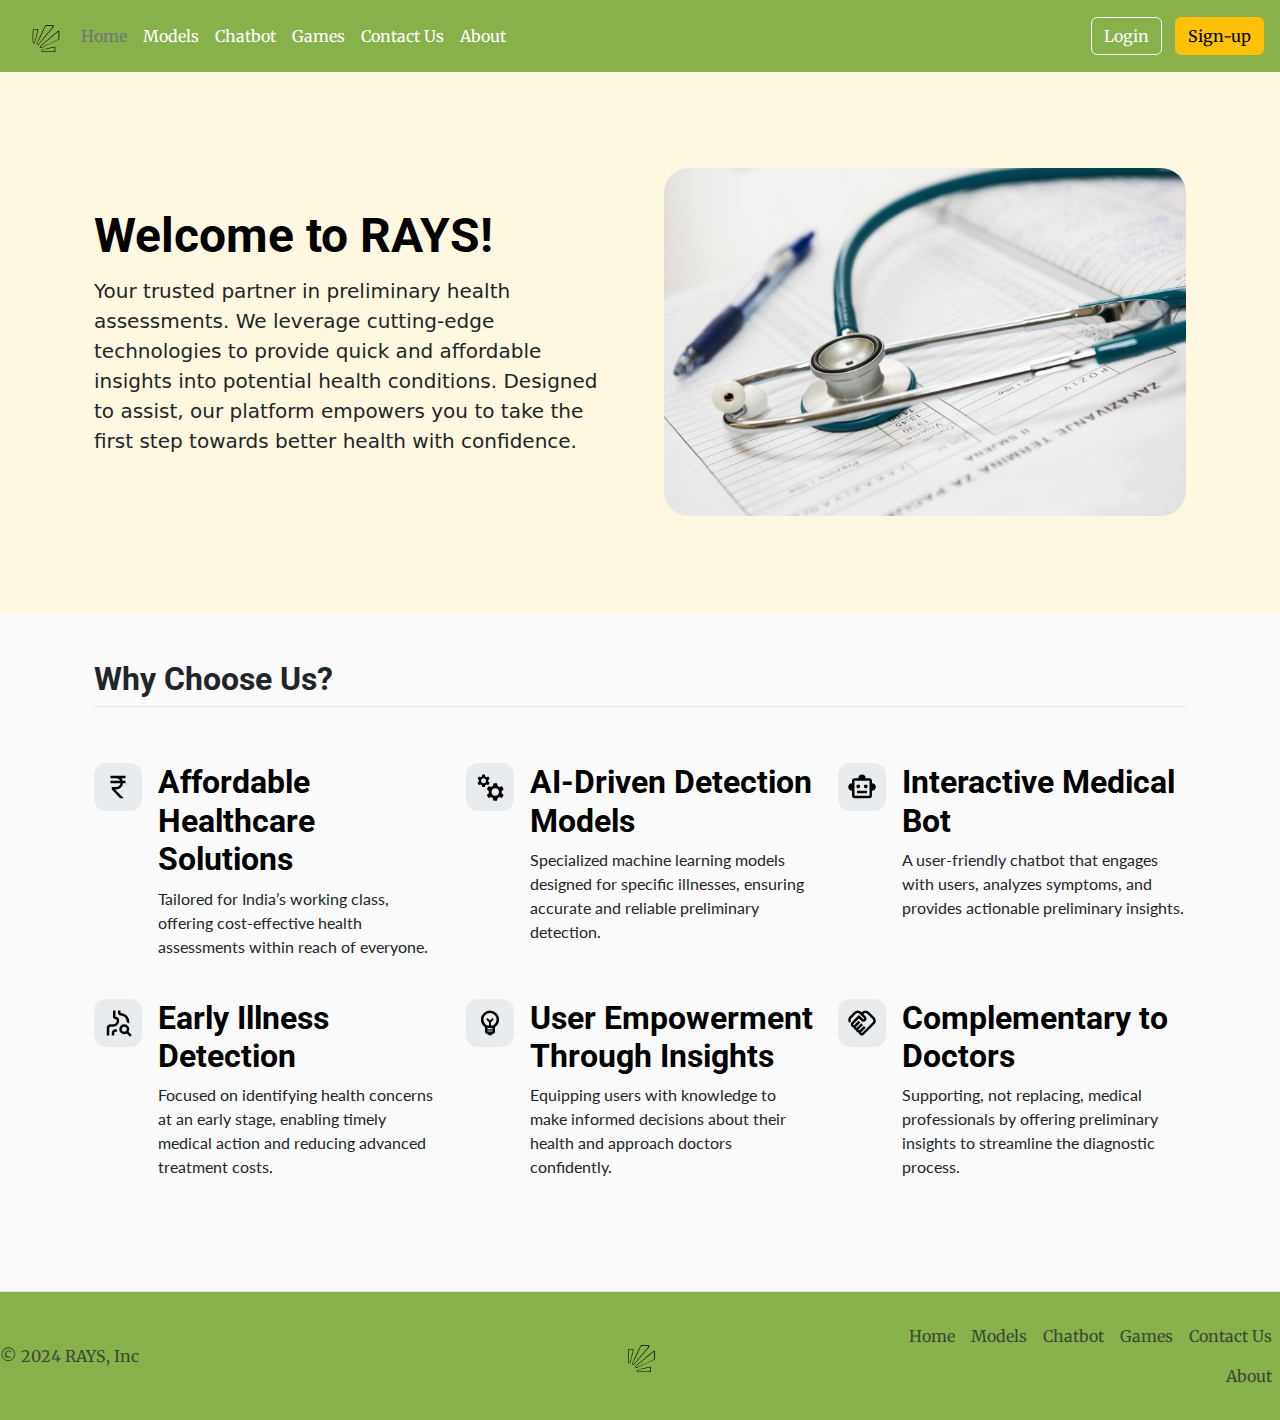
<file: index.html>
<!DOCTYPE html>
<html lang="en">
<head>
    <meta charset="UTF-8">
    <meta name="viewport" content="width=device-width, initial-scale=1.0">
    <title>RAYS</title>
    <link rel="preconnect" href="https://fonts.googleapis.com">
    <link rel="preconnect" href="https://fonts.gstatic.com" crossorigin>
    <link href="https://fonts.googleapis.com/css2?family=Lato:ital,wght@0,100;0,300;0,400;0,700;0,900;1,100;1,300;1,400;1,700;1,900&family=Merriweather:ital,wght@0,300;0,400;0,700;0,900;1,300;1,400;1,700;1,900&family=Roboto:ital,wght@0,100;0,300;0,400;0,500;0,700;0,900;1,100;1,300;1,400;1,500;1,700;1,900&display=swap" rel="stylesheet">
    <link href="https://cdn.jsdelivr.net/npm/bootstrap@5.3.3/dist/css/bootstrap.min.css" rel="stylesheet" integrity="sha384-QWTKZyjpPEjISv5WaRU9OFeRpok6YctnYmDr5pNlyT2bRjXh0JMhjY6hW+ALEwIH" crossorigin="anonymous">
    <link rel="stylesheet" href="./style.css">
</head>
<body>
    <section class="header">
        <header class="p-3">
            <div class="d-flex flex-wrap align-items-center justify-content-center justify-content-lg-start">
            <a href="/" class="d-flex align-items-center mb-2 mb-lg-0 text-white text-decoration-none">
                <img src="./assets/iASWFP01.svg" alt="logo" height="40">
            </a>

            <ul class="nav col-12 col-lg-auto me-lg-auto mb-2 justify-content-center mb-md-0">
                <li><a href="./index.html" class="nav-link px-2 text-secondary merriweather-regular">Home</a></li>
                <li><a href="./model.html" class="nav-link px-2 text-white merriweather-regular">Models</a></li>
                <li><a href="./chatbot.html" class="nav-link px-2 text-white merriweather-regular">Chatbot</a></li>
                <li><a href="./games.html" class="nav-link px-2 text-white merriweather-regular">Games</a></li>
                <li><a href="./contact_us.html" class="nav-link px-2 text-white merriweather-regular">Contact Us</a></li>
                <li><a href="./about_us.html" class="nav-link px-2 text-white merriweather-regular">About</a></li>
            </ul>

            <div class="text-end">
                <button type="button" class="btn btn-outline-light me-2 merriweather-regular">Login</button>
                <button type="button" class="btn btn-warning merriweather-regular">Sign-up</button>
            </div>
            </div>
        </header>
    </section>

    <section class="title">
        <div class="container col-xxl-8 px-4 py-5">
            <div class="row flex-lg-row-reverse align-items-center g-5 py-5">
              <div class="col-10 col-sm-8 col-lg-6">
                <img src="./assets/medical-563427.jpg" class="d-block mx-lg-auto img-fluid mian" alt="Bootstrap Themes" width="700" height="500" loading="lazy">
              </div>
              <div class="col-lg-6">
                <h1 class="display-5 fw-bold text-body-emphasis lh-1 mb-3 roboto-bold">Welcome to RAYS!</h1>
                <p class="lead">Your trusted partner in preliminary health assessments. We leverage cutting-edge technologies to provide quick and affordable insights into potential health conditions. Designed to assist, our platform empowers you to take the first step towards better health with confidence.</p>
              </div>
            </div>
        </div>
    </section>

    <section class="why_us">
      <div class="container px-4 py-5" id="hanging-icons">
        <h2 class="pb-2 border-bottom roboto-bold">Why Choose Us?</h2>
        <div class="row g-4 py-5 row-cols-1 row-cols-lg-3">
          <div class="col d-flex align-items-start">
            <div class="icon-square text-body-emphasis bg-body-secondary d-inline-flex align-items-center justify-content-center fs-4 flex-shrink-0 me-3">
              <img src="./assets/currency_rupee_24dp_000000_FILL0_wght400_GRAD0_opsz24.svg" alt="affordable" height="30">
            </div>
            <div>
              <h3 class="fs-2 text-body-emphasis roboto-bold">Affordable Healthcare Solutions</h3>
              <p class="lato-regular">Tailored for India’s working class, offering cost-effective health assessments within reach of everyone.</p>
            </div>
          </div>
          <div class="col d-flex align-items-start">
            <div class="icon-square text-body-emphasis bg-body-secondary d-inline-flex align-items-center justify-content-center fs-4 flex-shrink-0 me-3">
              <img src="./assets/manufacturing_24dp_000000_FILL0_wght400_GRAD0_opsz24.svg" alt="AI-Driven" height="30">
            </div>
            <div>
              <h3 class="fs-2 text-body-emphasis roboto-bold">AI-Driven Detection Models</h3>
              <p class="lato-regular">Specialized machine learning models designed for specific illnesses, ensuring accurate and reliable preliminary detection.</p>
            </div>
          </div>
          <div class="col d-flex align-items-start">
            <div class="icon-square text-body-emphasis bg-body-secondary d-inline-flex align-items-center justify-content-center fs-4 flex-shrink-0 me-3">
              <img src="./assets/smart_toy_24dp_000000_FILL0_wght400_GRAD0_opsz24.svg" alt="bot" height="30">
            </div>
            <div>
              <h3 class="fs-2 text-body-emphasis roboto-bold">Interactive Medical Bot</h3>
              <p class="lato-regular">A user-friendly chatbot that engages with users, analyzes symptoms, and provides actionable preliminary insights.</p>
            </div>
          </div>
          <div class="col d-flex align-items-start">
            <div class="icon-square text-body-emphasis bg-body-secondary d-inline-flex align-items-center justify-content-center fs-4 flex-shrink-0 me-3">
              <img src="./assets/oncology_24dp_000000_FILL0_wght400_GRAD0_opsz24.svg" alt="detection" height="30">
            </div>
            <div>
              <h3 class="fs-2 text-body-emphasis roboto-bold">Early Illness Detection</h3>
              <p class="lato-regular">Focused on identifying health concerns at an early stage, enabling timely medical action and reducing advanced treatment costs.</p>
            </div>
          </div>
          <div class="col d-flex align-items-start">
            <div class="icon-square text-body-emphasis bg-body-secondary d-inline-flex align-items-center justify-content-center fs-4 flex-shrink-0 me-3">
              <img src="./assets/emoji_objects_24dp_000000_FILL0_wght400_GRAD0_opsz24.svg" alt="lightbulb" height="30">
            </div>
            <div>
              <h3 class="fs-2 text-body-emphasis roboto-bold">User Empowerment Through Insights</h3>
              <p class="lato-regular">Equipping users with knowledge to make informed decisions about their health and approach doctors confidently.</p>
            </div>
          </div>
          <div class="col d-flex align-items-start">
            <div class="icon-square text-body-emphasis bg-body-secondary d-inline-flex align-items-center justify-content-center fs-4 flex-shrink-0 me-3">
              <img src="./assets/handshake_24dp_000000_FILL0_wght400_GRAD0_opsz24.svg" alt="handshake" height="30">
            </div>
            <div>
              <h3 class="fs-2 text-body-emphasis roboto-bold">Complementary to Doctors</h3>
              <p class="lato-regular">Supporting, not replacing, medical professionals by offering preliminary insights to streamline the diagnostic process.
              </p>
            </div>
          </div>
        </div>
      </div>
    </section>

    <section class="footer">
      <footer class="d-flex flex-wrap justify-content-between align-items-center py-4 my-0 border-top">
        <p class="col-md-4 mb-0 text-body-secondary merriweather-regular">© 2024 RAYS, Inc</p>
    
        <a href="/" class="col-md-4 d-flex align-items-center justify-content-center mb-3 mb-md-0 me-md-auto link-body-emphasis text-decoration-none">
          <img src="./assets/iASWFP01.svg" alt="logo" height="40">
        </a>
  
        <ul class="nav col-md-4 justify-content-end">
          <li class="nav-item"><a href="./index.html" class="nav-link px-2 text-body-secondary merriweather-regular">Home</a></li>
          <li class="nav-item"><a href="./model.html" class="nav-link px-2 text-body-secondary merriweather-regular">Models</a></li>
          <li class="nav-item"><a href="./chatbot.html" class="nav-link px-2 text-body-secondary merriweather-regular">Chatbot</a></li>
          <li class="nav-item"><a href="./games.html" class="nav-link px-2 text-body-secondary merriweather-regular">Games</a></li>
          <li class="nav-item"><a href="./contact_us.html" class="nav-link px-2 text-body-secondary merriweather-regular">Contact Us</a></li>
          <li class="nav-item"><a href="./about_us.html" class="nav-link px-2 text-body-secondary merriweather-regular">About</a></li>
        </ul>
      </footer>
    </section>
    <script src="https://cdn.jsdelivr.net/npm/bootstrap@5.3.3/dist/js/bootstrap.bundle.min.js" integrity="sha384-YvpcrYf0tY3lHB60NNkmXc5s9fDVZLESaAA55NDzOxhy9GkcIdslK1eN7N6jIeHz" crossorigin="anonymous"></script>
</body>
</html>
</file>
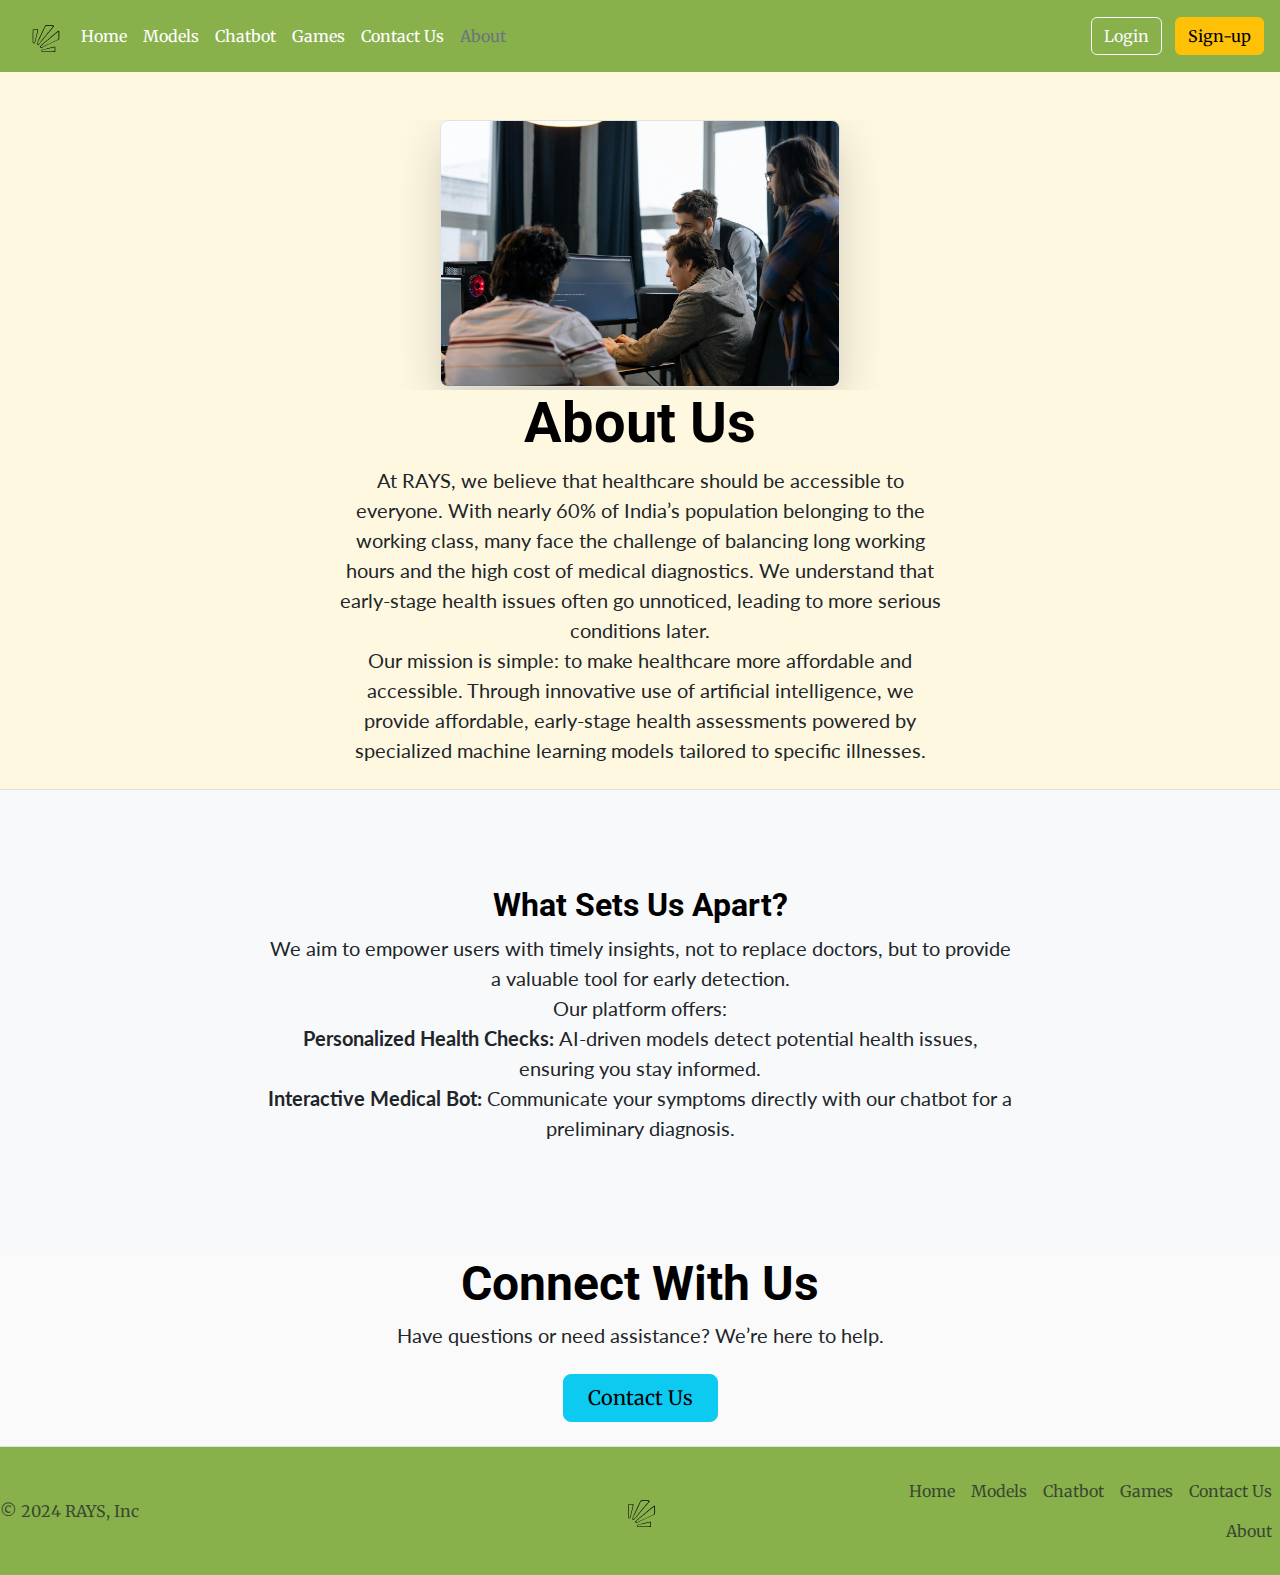
<file: about_us.html>
<!DOCTYPE html>
<html lang="en">
<head>
    <meta charset="UTF-8">
    <meta name="viewport" content="width=device-width, initial-scale=1.0">
    <title>About Us</title>
    <link rel="preconnect" href="https://fonts.googleapis.com">
    <link rel="preconnect" href="https://fonts.gstatic.com" crossorigin>
    <link href="https://fonts.googleapis.com/css2?family=Lato:ital,wght@0,100;0,300;0,400;0,700;0,900;1,100;1,300;1,400;1,700;1,900&family=Merriweather:ital,wght@0,300;0,400;0,700;0,900;1,300;1,400;1,700;1,900&family=Roboto:ital,wght@0,100;0,300;0,400;0,500;0,700;0,900;1,100;1,300;1,400;1,500;1,700;1,900&display=swap" rel="stylesheet">
    <link href="https://cdn.jsdelivr.net/npm/bootstrap@5.3.3/dist/css/bootstrap.min.css" rel="stylesheet" integrity="sha384-QWTKZyjpPEjISv5WaRU9OFeRpok6YctnYmDr5pNlyT2bRjXh0JMhjY6hW+ALEwIH" crossorigin="anonymous">
    <link rel="stylesheet" href="./style.css">
    <style>
      .hero {
        background-color: #FFF8E1;
      }
      .jumb {
        background-color: #FAFAFA;
      }
    </style>
</head>
<body>
    <section class="header">
        <header class="p-3">
            <div class="d-flex flex-wrap align-items-center justify-content-center justify-content-lg-start">
            <a href="/" class="d-flex align-items-center mb-2 mb-lg-0 text-white text-decoration-none">
                <img src="./assets/iASWFP01.svg" alt="logo" height="40">
            </a>

            <ul class="nav col-12 col-lg-auto me-lg-auto mb-2 justify-content-center mb-md-0">
                <li><a href="./index.html" class="nav-link px-2 text-white merriweather-regular">Home</a></li>
                <li><a href="./model.html" class="nav-link px-2 text-white merriweather-regular">Models</a></li>
                <li><a href="./chatbot.html" class="nav-link px-2 text-white merriweather-regular">Chatbot</a></li>
                <li><a href="./games.html" class="nav-link px-2 text-white merriweather-regular">Games</a></li>
                <li><a href="./contact_us.html" class="nav-link px-2 text-white merriweather-regular">Contact Us</a></li>
                <li><a href="./about_us.html" class="nav-link px-2 text-secondary merriweather-regular">About</a></li>
            </ul>

            <div class="text-end">
                <button type="button" class="btn btn-outline-light me-2 merriweather-regular">Login</button>
                <button type="button" class="btn btn-warning merriweather-regular">Sign-up</button>
            </div>
            </div>
        </header>
    </section>

    <section class="hero">
        <div class="px-4 pt-5 my-0 text-center border-bottom">
            <div class="overflow-hidden" style="max-height: 30vh;">
                <div class="container px-5">
                <img src="./assets/pexels-cottonbro-6804071.jpg" class="img-fluid border rounded-3 shadow-lg mb-4" alt="Example image" width="400" height="1000" loading="lazy">
                </div>
            </div>
            <h1 class="display-4 fw-bold text-body-emphasis roboto-bold">About Us</h1>
            <div class="col-lg-6 mx-auto">
            <p class="lead mb-4 lato-regular">
                At RAYS, we believe that healthcare should be accessible to everyone. With nearly 60% of India’s population belonging to the working class, many face the challenge of balancing long working hours and the high cost of medical diagnostics. We understand that early-stage health issues often go unnoticed, leading to more serious conditions later.
                <br>
                Our mission is simple: to make healthcare more affordable and accessible. Through innovative use of artificial intelligence, we provide affordable, early-stage health assessments powered by specialized machine learning models tailored to specific illnesses.
            </p>
            </div>
        </div>
    </section>

    <section class="apart">
        <div class="my-0">
            <div class="p-5 text-center bg-body-tertiary">
              <div class="container py-5">
                <h2 class="text-body-emphasis fw-bold roboto-bold">What Sets Us Apart?</h2>
                <p class="col-lg-8 mx-auto lead lato-regular">
                    We aim to empower users with timely insights, not to replace doctors, but to provide a valuable tool for early detection.
                    <br>Our platform offers:
                    <br><b>Personalized Health Checks: </b>AI-driven models detect potential health issues, ensuring you stay informed.
                    <br><b>Interactive Medical Bot: </b>Communicate your symptoms directly with our chatbot for a preliminary diagnosis.
                </p>
              </div>
            </div>
        </div>
    </section>

    <section class="jumb">
        <div class="px-4 py-0 my-0 text-center">
            <h2 class="display-5 fw-bold text-body-emphasis roboto-bold">Connect With Us</h1>
            <div class="col-lg-6 mx-auto">
              <p class="lead mb-4 lato-regular">
                Have questions or need assistance? We’re here to help.
              </p>
              <div class="d-grid gap-2 d-sm-flex justify-content-sm-center">
                <a href="./contact_us.html"><button type="button" class="btn btn-info btn-lg px-4 mb-4 gap-3 merriweather-regular" fdprocessedid="66xtq">Contact Us</button></a>
              </div>
            </div>
        </div>
    </section>

    <section class="footer">
        <footer class="d-flex flex-wrap justify-content-between align-items-center py-4 mb-0 border-top">
          <p class="col-md-4 mb-0 text-body-secondary merriweather-regular">© 2024 RAYS, Inc</p>
      
          <a href="/" class="col-md-4 d-flex align-items-center justify-content-center mb-3 mb-md-0 me-md-auto link-body-emphasis text-decoration-none">
            <img src="./assets/iASWFP01.svg" alt="logo" height="40">
          </a>
      
          <ul class="nav col-md-4 justify-content-end">
            <li class="nav-item"><a href="./index.html" class="nav-link px-2 text-body-secondary merriweather-regular">Home</a></li>
            <li class="nav-item"><a href="./model.html" class="nav-link px-2 text-body-secondary merriweather-regular">Models</a></li>
            <li class="nav-item"><a href="./chatbot.html" class="nav-link px-2 text-body-secondary merriweather-regular">Chatbot</a></li>
            <li class="nav-item"><a href="./games.html" class="nav-link px-2 text-body-secondary merriweather-regular">Games</a></li>
            <li class="nav-item"><a href="./contact_us.html" class="nav-link px-2 text-body-secondary merriweather-regular">Contact Us</a></li>
            <li class="nav-item"><a href="./about_us.html" class="nav-link px-2 text-body-secondary merriweather-regular">About</a></li>
          </ul>
        </footer>
    </section>
    <script src="https://cdn.jsdelivr.net/npm/bootstrap@5.3.3/dist/js/bootstrap.bundle.min.js" integrity="sha384-YvpcrYf0tY3lHB60NNkmXc5s9fDVZLESaAA55NDzOxhy9GkcIdslK1eN7N6jIeHz" crossorigin="anonymous"></script>
</body>
</html>
</file>
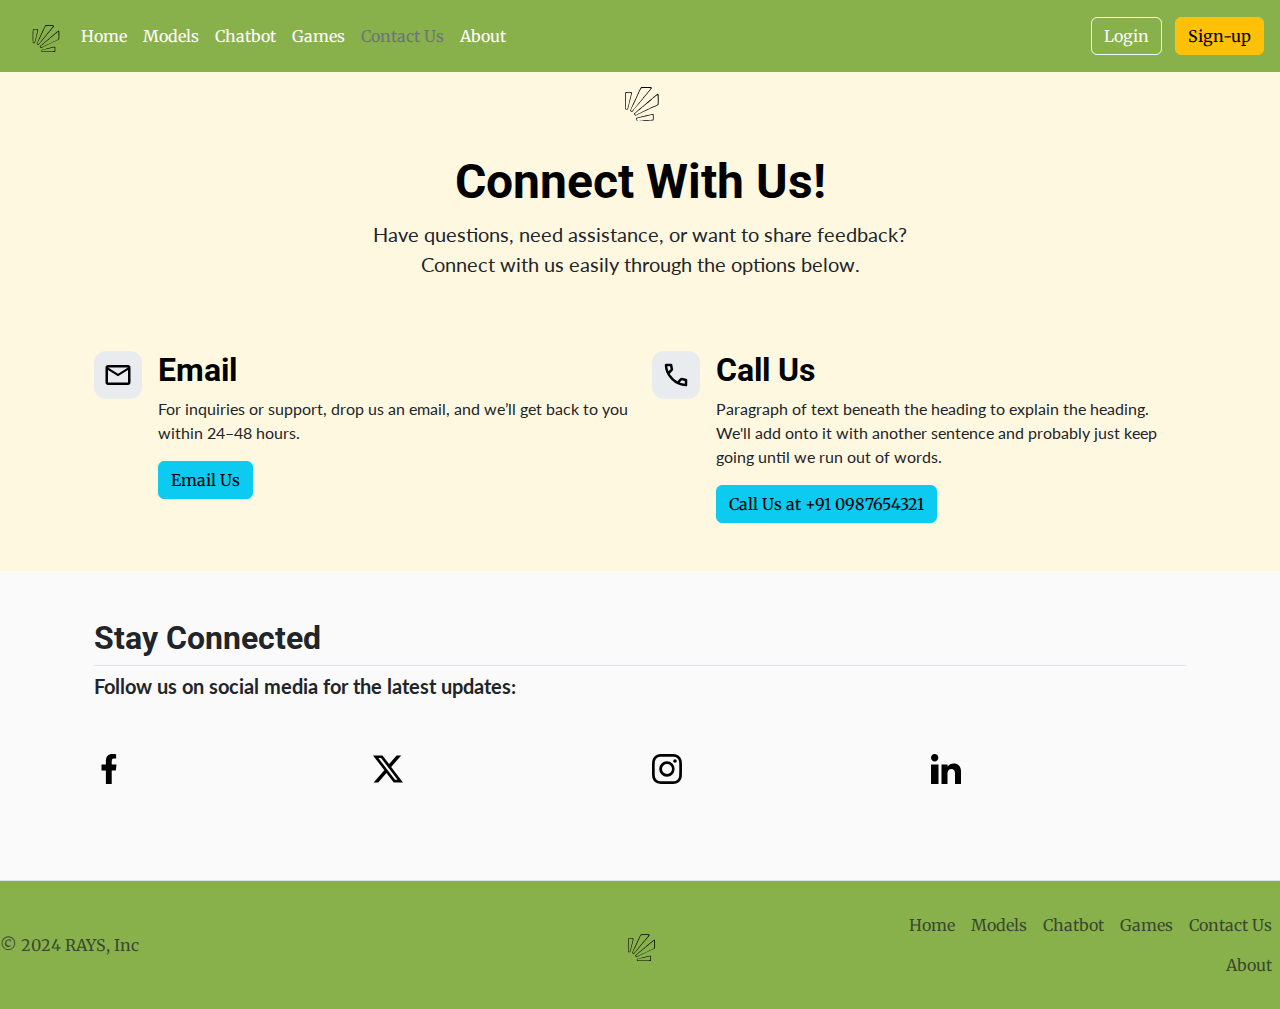
<file: contact_us.html>
<!DOCTYPE html>
<html lang="en">
<head>
    <meta charset="UTF-8">
    <meta name="viewport" content="width=device-width, initial-scale=1.0">
    <title>Contact Us</title>
    <link rel="preconnect" href="https://fonts.googleapis.com">
    <link rel="preconnect" href="https://fonts.gstatic.com" crossorigin>
    <link href="https://fonts.googleapis.com/css2?family=Lato:ital,wght@0,100;0,300;0,400;0,700;0,900;1,100;1,300;1,400;1,700;1,900&family=Merriweather:ital,wght@0,300;0,400;0,700;0,900;1,300;1,400;1,700;1,900&family=Roboto:ital,wght@0,100;0,300;0,400;0,500;0,700;0,900;1,100;1,300;1,400;1,500;1,700;1,900&display=swap" rel="stylesheet">
    <link href="https://cdn.jsdelivr.net/npm/bootstrap@5.3.3/dist/css/bootstrap.min.css" rel="stylesheet" integrity="sha384-QWTKZyjpPEjISv5WaRU9OFeRpok6YctnYmDr5pNlyT2bRjXh0JMhjY6hW+ALEwIH" crossorigin="anonymous">
    <link rel="stylesheet" href="./style.css">
    <style>
        .cont_us, .con_info {
            background-color: #FFF8E1;
        }

        .socials {
            background-color: #FAFAFA;
        }
    </style>
</head>
<body>
    <section class="header">
        <header class="p-3">
            <div class="d-flex flex-wrap align-items-center justify-content-center justify-content-lg-start">
            <a href="/" class="d-flex align-items-center mb-2 mb-lg-0 text-white text-decoration-none">
                <img src="./assets/iASWFP01.svg" alt="logo" height="40">
            </a>

            <ul class="nav col-12 col-lg-auto me-lg-auto mb-2 justify-content-center mb-md-0">
                <li><a href="./index.html" class="nav-link px-2 text-white merriweather-regular">Home</a></li>
                <li><a href="./model.html" class="nav-link px-2 text-white merriweather-regular">Models</a></li>
                <li><a href="./chatbot.html" class="nav-link px-2 text-white merriweather-regular">Chatbot</a></li>
                <li><a href="./games.html" class="nav-link px-2 text-white merriweather-regular">Games</a></li>
                <li><a href="./contact_us.html" class="nav-link px-2 text-secondary merriweather-regular">Contact Us</a></li>
                <li><a href="./about_us.html" class="nav-link px-2 text-white merriweather-regular">About</a></li>
            </ul>

            <div class="text-end">
                <button type="button" class="btn btn-outline-light me-2 merriweather-regular">Login</button>
                <button type="button" class="btn btn-warning merriweather-regular">Sign-up</button>
            </div>
            </div>
        </header>
    </section>

    <section class="cont_us">
        <div class="px-4 py-0 my-0 text-center">
            <img class="d-block mx-auto mb-4" src="./assets/iASWFP01.svg" alt="" width="72" height="57">
            <h1 class="display-5 fw-bold text-body-emphasis roboto-bold">Connect With Us!</h1>
            <div class="col-lg-6 mx-auto">
              <p class="lead mb-4 lato-regular">Have questions, need assistance, or want to share feedback? <br> Connect with us easily through the options below.</p>
            </div>
          </div>
    </section>

    <section class="con_info">
        <div class="container px-4 py-0" id="hanging-icons">
            <div class="row g-4 py-5 row-cols-1 row-cols-lg-2">
              <div class="col d-flex align-items-start">
                <div class="icon-square text-body-emphasis bg-body-secondary d-inline-flex align-items-center justify-content-center fs-4 flex-shrink-0 me-3">
                  <img src="./assets/mail_24dp_000000_FILL0_wght400_GRAD0_opsz24.svg" alt="mail" height="30">
                </div>
                <div>
                  <h3 class="fs-2 text-body-emphasis roboto-bold">Email</h3>
                  <p class="lato-regular">For inquiries or support, drop us an email, and we’ll get back to you within 24–48 hours.</p>
                  <a href="mailto:sphurtirdixit09@gmail.com" class="btn btn-info merriweather-regular">
                    Email Us
                  </a>        
                </div>
              </div>
              <div class="col d-flex align-items-start">
                <div class="icon-square text-body-emphasis bg-body-secondary d-inline-flex align-items-center justify-content-center fs-4 flex-shrink-0 me-3">
                  <img src="./assets/call_24dp_000000_FILL0_wght400_GRAD0_opsz24.svg" alt="call" height="30">
                </div>
                <div>
                  <h3 class="fs-2 text-body-emphasis roboto-bold">Call Us</h3>
                  <p class="lato-regular">Paragraph of text beneath the heading to explain the heading. We'll add onto it with another sentence and probably just keep going until we run out of words.</p>
                  <a href="$" class="btn btn-info merriweather-regular">
                    Call Us at +91 0987654321
                  </a> 
                </div>
              </div>
            </div>
        </div>
    </section>

    <section class="socials">
        <div class="container px-4 py-5" id="icon-grid">
            <h2 class="pb-2 border-bottom roboto-bold">Stay Connected</h2>
            <h5 class="lato-bold">Follow us on social media for the latest updates:</h5>
            <div class="row row-cols-1 row-cols-sm-2 row-cols-md-2 row-cols-lg-4 g-4 py-5">
              <div class="col d-flex align-items-start">
                <a href="#"><img src="./assets/facebook-176-svgrepo-com.svg" alt="FaceBook" height="30"></a>
              </div>
              <div class="col d-flex align-items-start">
                <a href="#"><img src="./assets/twitter-x.svg" alt="Twitter" height="30"></a>
              </div>
              <div class="col d-flex align-items-start">
                <a href="#"><img src="./assets/instagram.svg" alt="Instagram" height="30"></a>
              </div>
              <div class="col d-flex align-items-start">
                <a href="#"><img src="./assets/linkedin-161-svgrepo-com.svg" alt="LinkedIn" height="30"></a>
              </div>
            </div>
        </div>
    </section>

    <section class="footer">
        <footer class="d-flex flex-wrap justify-content-between align-items-center py-4 my-0 border-top">
          <p class="col-md-4 mb-0 text-body-secondary merriweather-regular">© 2024 RAYS, Inc</p>
      
          <a href="/" class="col-md-4 d-flex align-items-center justify-content-center mb-3 mb-md-0 me-md-auto link-body-emphasis text-decoration-none">
            <img src="./assets/iASWFP01.svg" alt="logo" height="40">
          </a>
      
          <ul class="nav col-md-4 justify-content-end">
            <li class="nav-item"><a href="./index.html" class="nav-link px-2 text-body-secondary merriweather-regular">Home</a></li>
            <li class="nav-item"><a href="./model.html" class="nav-link px-2 text-body-secondary merriweather-regular">Models</a></li>
            <li class="nav-item"><a href="./chatbot.html" class="nav-link px-2 text-body-secondary merriweather-regular">Chatbot</a></li>
            <li class="nav-item"><a href="./games.html" class="nav-link px-2 text-body-secondary merriweather-regular">Games</a></li>
            <li class="nav-item"><a href="./contact_us.html" class="nav-link px-2 text-body-secondary merriweather-regular">Contact Us</a></li>
            <li class="nav-item"><a href="./about_us.html" class="nav-link px-2 text-body-secondary merriweather-regular">About</a></li>
          </ul>
        </footer>
    </section>
    <script src="https://cdn.jsdelivr.net/npm/bootstrap@5.3.3/dist/js/bootstrap.bundle.min.js" integrity="sha384-YvpcrYf0tY3lHB60NNkmXc5s9fDVZLESaAA55NDzOxhy9GkcIdslK1eN7N6jIeHz" crossorigin="anonymous"></script>
</body>
</html>
</file>
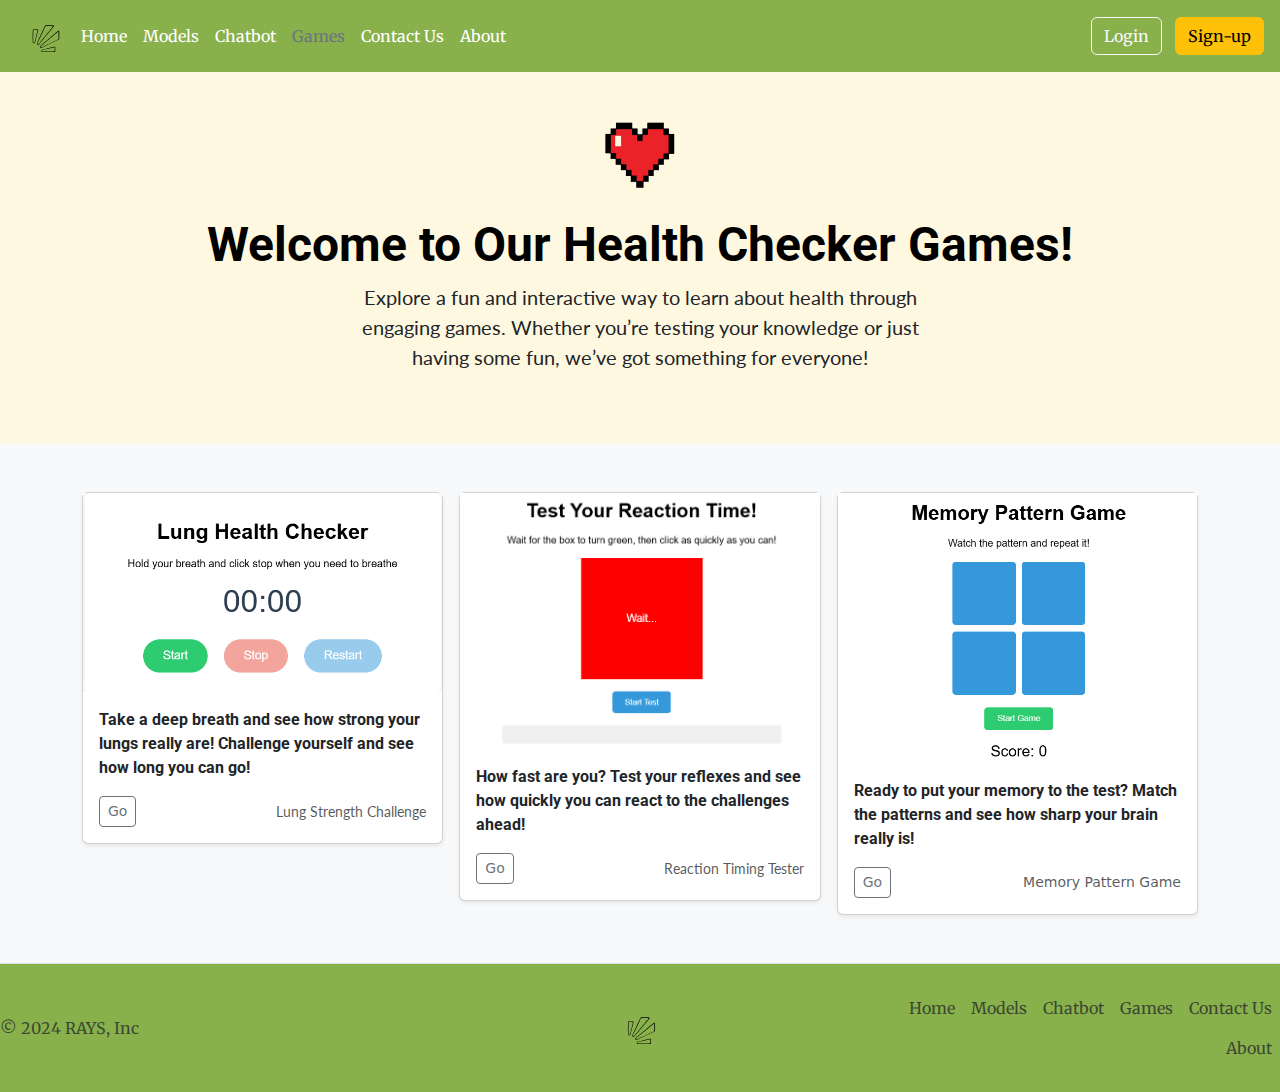
<file: games.html>
<!DOCTYPE html>
<html lang="en">
<head>
    <meta charset="UTF-8">
    <meta name="viewport" content="width=device-width, initial-scale=1.0">
    <title>Games</title>
    <link rel="preconnect" href="https://fonts.googleapis.com">
    <link rel="preconnect" href="https://fonts.gstatic.com" crossorigin>
    <link href="https://fonts.googleapis.com/css2?family=Lato:ital,wght@0,100;0,300;0,400;0,700;0,900;1,100;1,300;1,400;1,700;1,900&family=Merriweather:ital,wght@0,300;0,400;0,700;0,900;1,300;1,400;1,700;1,900&family=Roboto:ital,wght@0,100;0,300;0,400;0,500;0,700;0,900;1,100;1,300;1,400;1,500;1,700;1,900&display=swap" rel="stylesheet">
    <link href="https://cdn.jsdelivr.net/npm/bootstrap@5.3.3/dist/css/bootstrap.min.css" rel="stylesheet" integrity="sha384-QWTKZyjpPEjISv5WaRU9OFeRpok6YctnYmDr5pNlyT2bRjXh0JMhjY6hW+ALEwIH" crossorigin="anonymous">
    <link rel="stylesheet" href="./style.css">
</head>
<body>
    <section class="header">
        <header class="p-3">
            <div class="d-flex flex-wrap align-items-center justify-content-center justify-content-lg-start">
            <a href="/" class="d-flex align-items-center mb-2 mb-lg-0 text-white text-decoration-none">
                <img src="./assets/iASWFP01.svg" alt="logo" height="40">
            </a>

            <ul class="nav col-12 col-lg-auto me-lg-auto mb-2 justify-content-center mb-md-0">
                <li><a href="./index.html" class="nav-link px-2 text-white merriweather-regular">Home</a></li>
                <li><a href="./model.html" class="nav-link px-2 text-white merriweather-regular">Models</a></li>
                <li><a href="./chatbot.html" class="nav-link px-2 text-white merriweather-regular">Chatbot</a></li>
                <li><a href="./games.html" class="nav-link px-2 text-secondary merriweather-regular">Games</a></li>
                <li><a href="./contact_us.html" class="nav-link px-2 text-white merriweather-regular">Contact Us</a></li>
                <li><a href="./about_us.html" class="nav-link px-2 text-white merriweather-regular">About</a></li>
            </ul>

            <div class="text-end">
                <button type="button" class="btn btn-outline-light me-2 merriweather-regular">Login</button>
                <button type="button" class="btn btn-warning merriweather-regular">Sign-up</button>
            </div>
            </div>
        </header>
    </section>

    <section class="game_intro">
        <div class="px-4 py-5 my-0 text-center">
            <img class="d-block mx-auto mb-4" src="./assets/pixel_heart-removebg-preview.png" alt="heart img" width="72" height="72">
            <h1 class="display-5 fw-bold text-body-emphasis roboto-bold">Welcome to Our Health Checker Games!</h1>
            <div class="col-lg-6 mx-auto">
              <p class="lead mb-4 lato-regular">Explore a fun and interactive way to learn about health through engaging games. Whether you’re testing your knowledge or just having some fun, we’ve got something for everyone!</p>
            </div>
          </div>
    </section>

    <section class="gamez">
        <div class="album py-5 bg-body-tertiary">
            <div class="container">
        
              <div class="row row-cols-1 row-cols-sm-2 row-cols-md-3 g-3">
                <div class="col">
                  <div class="card shadow-sm">
                    <img src="./assets/lung_game.png" alt="lung_game">
                    <div class="card-body">
                      <p class="card-text roboto-bold">Take a deep breath and see how strong your lungs really are! Challenge yourself and see how long you can go!</p>
                      <div class="d-flex justify-content-between align-items-center">
                        <div class="btn-group">
                            <a href="./lung_game.html"><button type="button" class="btn btn-sm btn-outline-secondary">Go</button></a>
                        </div>
                        <small class="text-body-secondary lato-regular">Lung Strength Challenge</small>
                      </div>
                    </div>
                  </div>
                </div>
                <div class="col">
                  <div class="card shadow-sm">
                   <img src="./assets/reaction_game.png" alt="reaction_game">
                    <div class="card-body">
                      <p class="card-text roboto-bold">How fast are you? Test your reflexes and see how quickly you can react to the challenges ahead!</p>
                      <div class="d-flex justify-content-between align-items-center">
                        <div class="btn-group">
                            <a href="./reaction.html"><button type="button" class="btn btn-sm btn-outline-secondary">Go</button></a>
                        </div>
                        <small class="text-body-secondary lato-regular">Reaction Timing Tester</small>
                      </div>
                    </div>
                  </div>
                </div>
                <div class="col">
                  <div class="card shadow-sm">
                    <img src="./assets/mem_patt.png" alt="mem_patt">
                    <div class="card-body">
                      <p class="card-text roboto-bold">Ready to put your memory to the test? Match the patterns and see how sharp your brain really is!</p>
                      <div class="d-flex justify-content-between align-items-center">
                        <div class="btn-group">
                            <a href="./mem_pat.html"><button type="button" class="btn btn-sm btn-outline-secondary">Go</button></a>
                        </div>
                        <small class="text-body-secondary Lato">Memory Pattern Game</small>
                      </div>
                    </div>
                  </div>
                </div>
              </div>
            </div>
        </div>
    </section>

    <section class="footer">
        <footer class="d-flex flex-wrap justify-content-between align-items-center py-4 my-0 border-top">
          <p class="col-md-4 mb-0 text-body-secondary merriweather-regular">© 2024 RAYS, Inc</p>
      
          <a href="/" class="col-md-4 d-flex align-items-center justify-content-center mb-3 mb-md-0 me-md-auto link-body-emphasis text-decoration-none">
            <img src="./assets/iASWFP01.svg" alt="logo" height="40">
          </a>
    
          <ul class="nav col-md-4 justify-content-end">
            <li class="nav-item"><a href="./index.html" class="nav-link px-2 text-body-secondary merriweather-regular">Home</a></li>
            <li class="nav-item"><a href="./model.html" class="nav-link px-2 text-body-secondary merriweather-regular">Models</a></li>
            <li class="nav-item"><a href="./chatbot.html" class="nav-link px-2 text-body-secondary merriweather-regular">Chatbot</a></li>
            <li class="nav-item"><a href="./games.html" class="nav-link px-2 text-body-secondary merriweather-regular">Games</a></li>
            <li class="nav-item"><a href="./contact_us.html" class="nav-link px-2 text-body-secondary merriweather-regular">Contact Us</a></li>
            <li class="nav-item"><a href="./about_us.html" class="nav-link px-2 text-body-secondary merriweather-regular">About</a></li>
          </ul>
        </footer>
      </section>
      <script src="https://cdn.jsdelivr.net/npm/bootstrap@5.3.3/dist/js/bootstrap.bundle.min.js" integrity="sha384-YvpcrYf0tY3lHB60NNkmXc5s9fDVZLESaAA55NDzOxhy9GkcIdslK1eN7N6jIeHz" crossorigin="anonymous"></script>
</body>
</html>
</file>
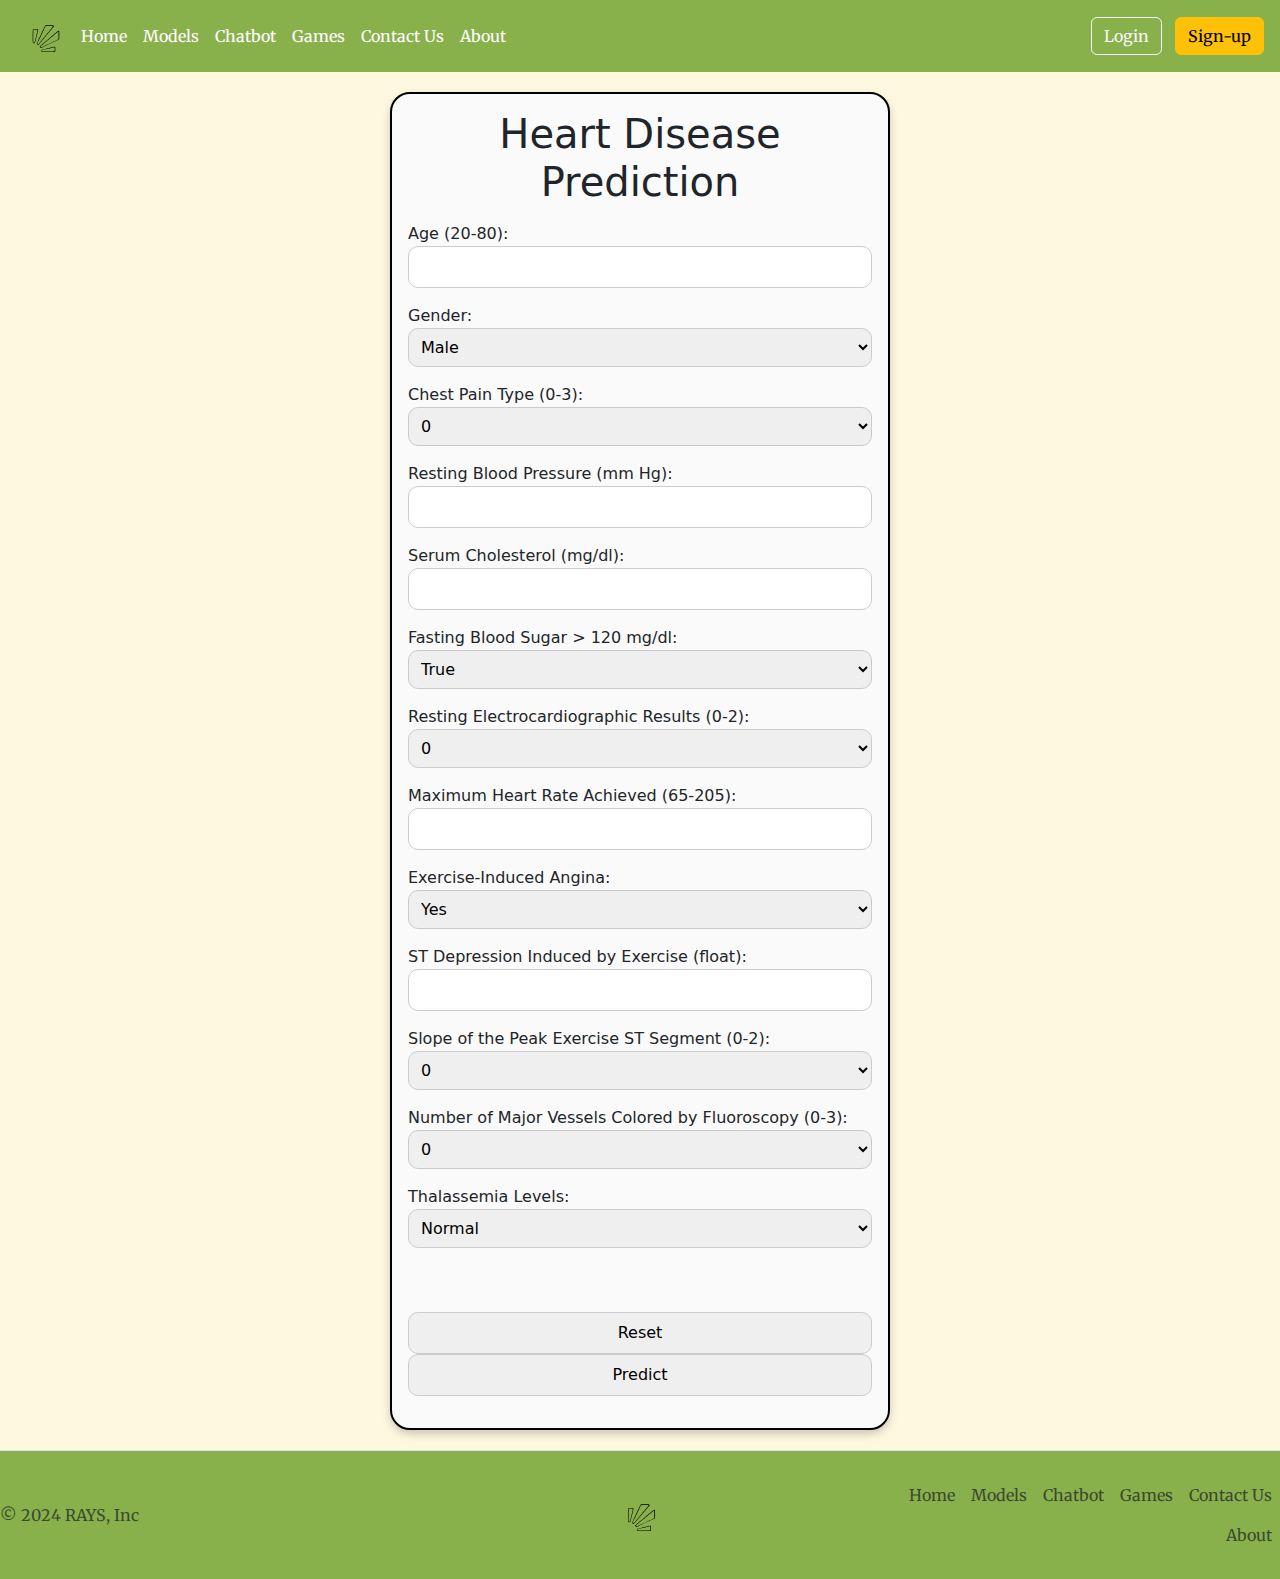
<file: heart_disease.html>
<!DOCTYPE html>
<html lang="en">
<head>
    <meta charset="UTF-8">
    <meta name="viewport" content="width=device-width, initial-scale=1.0">
    <title>Heart Disease Detection</title>
    <link rel="preconnect" href="https://fonts.googleapis.com">
    <link rel="preconnect" href="https://fonts.gstatic.com" crossorigin>
    <link href="https://fonts.googleapis.com/css2?family=Lato:ital,wght@0,100;0,300;0,400;0,700;0,900;1,100;1,300;1,400;1,700;1,900&family=Merriweather:ital,wght@0,300;0,400;0,700;0,900;1,300;1,400;1,700;1,900&family=Roboto:ital,wght@0,100;0,300;0,400;0,500;0,700;0,900;1,100;1,300;1,400;1,500;1,700;1,900&display=swap" rel="stylesheet">
    <link href="https://cdn.jsdelivr.net/npm/bootstrap@5.3.3/dist/css/bootstrap.min.css" rel="stylesheet" integrity="sha384-QWTKZyjpPEjISv5WaRU9OFeRpok6YctnYmDr5pNlyT2bRjXh0JMhjY6hW+ALEwIH" crossorigin="anonymous">
    <link rel="stylesheet" href="./style.css">
</head>
<body>
    <section class="header">
        <header class="p-3">
            <div class="d-flex flex-wrap align-items-center justify-content-center justify-content-lg-start">
            <a href="/" class="d-flex align-items-center mb-2 mb-lg-0 text-white text-decoration-none">
                <img src="./assets/iASWFP01.svg" alt="logo" height="40">
            </a>

            <ul class="nav col-12 col-lg-auto me-lg-auto mb-2 justify-content-center mb-md-0">
                <li><a href="./index.html" class="nav-link px-2 text-white merriweather-regular">Home</a></li>
                <li><a href="./model.html" class="nav-link px-2 text-white merriweather-regular">Models</a></li>
                <li><a href="./chatbot.html" class="nav-link px-2 text-white merriweather-regular">Chatbot</a></li>
                <li><a href="./games.html" class="nav-link px-2 text-white merriweather-regular">Games</a></li>
                <li><a href="./contact_us.html" class="nav-link px-2 text-white merriweather-regular">Contact Us</a></li>
                <li><a href="./about_us.html" class="nav-link px-2 text-white merriweather-regular">About</a></li>
            </ul>

            <div class="text-end">
                <button type="button" class="btn btn-outline-light me-2 merriweather-regular">Login</button>
                <button type="button" class="btn btn-warning merriweather-regular">Sign-up</button>
            </div>
            </div>
        </header>
    </section>

    <section class="form">
        <div class="container formm">
            <h1>Heart Disease Prediction</h1>
            <form action="#" method="post">
                <div>
                    <label for="age">Age (20-80):</label>
                    <input type="number" id="age" name="age" min="20" max="80" required>
                </div>
                <div>
                    <label for="gender">Gender:</label>
                    <select id="gender" name="gender" required>
                        <option value="Male">Male</option>
                        <option value="Female">Female</option>
                    </select>
                </div>
                <div>
                    <label for="cp">Chest Pain Type (0-3):</label>
                    <select id="cp" name="cp" required>
                        <option value="0">0</option>
                        <option value="1">1</option>
                        <option value="2">2</option>
                        <option value="3">3</option>
                    </select>
                </div>
                <div>
                    <label for="trestbps">Resting Blood Pressure (mm Hg):</label>
                    <input type="number" id="trestbps" name="trestbps" min="110" max="600" required>
                </div>
                <div>
                    <label for="chol">Serum Cholesterol (mg/dl):</label>
                    <input type="number" id="chol" name="chol" min="110" max="600" required>
                </div>
                <div>
                    <label for="fbs">Fasting Blood Sugar > 120 mg/dl:</label>
                    <select id="fbs" name="fbs" required>
                        <option value="True">True</option>
                        <option value="False">False</option>
                    </select>
                </div>
                <div>
                    <label for="restecg">Resting Electrocardiographic Results (0-2):</label>
                    <select id="restecg" name="restecg" required>
                        <option value="0">0</option>
                        <option value="1">1</option>
                        <option value="2">2</option>
                    </select>
                </div>
                <div>
                    <label for="thalach">Maximum Heart Rate Achieved (65-205):</label>
                    <input type="number" id="thalach" name="thalach" min="65" max="205" required>
                </div>
                <div>
                    <label for="exang">Exercise-Induced Angina:</label>
                    <select id="exang" name="exang" required>
                        <option value="Yes">Yes</option>
                        <option value="No">No</option>
                    </select>
                </div>
                <div>
                    <label for="oldpeak">ST Depression Induced by Exercise (float):</label>
                    <input type="number" id="oldpeak" name="oldpeak" step="0.01" required>
                </div>
                <div>
                    <label for="slope">Slope of the Peak Exercise ST Segment (0-2):</label>
                    <select id="slope" name="slope" required>
                        <option value="0">0</option>
                        <option value="1">1</option>
                        <option value="2">2</option>
                    </select>
                </div>
                <div>
                    <label for="ca">Number of Major Vessels Colored by Fluoroscopy (0-3):</label>
                    <select id="ca" name="ca" required>
                        <option value="0">0</option>
                        <option value="1">1</option>
                        <option value="2">2</option>
                        <option value="3">3</option>
                    </select>
                </div>
                <div>
                    <label for="thal">Thalassemia Levels:</label>
                    <select id="thal" name="thal" required>
                        <option value="Normal">Normal</option>
                        <option value="Fixed defect">Fixed defect</option>
                        <option value="Reversable defect">Reversable defect</option>
                    </select>
                </div>
                <br>
                <br>
                <div>
                    <button type="reset">Reset</button>
                    <button type="submit">Predict</button>
                </div>
            </form>
        </div>
    </section>    

    <section class="footer">
        <footer class="d-flex flex-wrap justify-content-between align-items-center py-4 my-0 border-top">
          <p class="col-md-4 mb-0 text-body-secondary merriweather-regular">© 2024 RAYS, Inc</p>
      
          <a href="/" class="col-md-4 d-flex align-items-center justify-content-center mb-3 mb-md-0 me-md-auto link-body-emphasis text-decoration-none">
            <img src="./assets/iASWFP01.svg" alt="logo" height="40">
          </a>
    
          <ul class="nav col-md-4 justify-content-end">
            <li class="nav-item"><a href="./index.html" class="nav-link px-2 text-body-secondary merriweather-regular">Home</a></li>
            <li class="nav-item"><a href="./model.html" class="nav-link px-2 text-body-secondary merriweather-regular">Models</a></li>
            <li class="nav-item"><a href="./chatbot.html" class="nav-link px-2 text-body-secondary merriweather-regular">Chatbot</a></li>
            <li class="nav-item"><a href="./games.html" class="nav-link px-2 text-body-secondary merriweather-regular">Games</a></li>
            <li class="nav-item"><a href="./contact_us.html" class="nav-link px-2 text-body-secondary merriweather-regular">Contact Us</a></li>
            <li class="nav-item"><a href="./about_us.html" class="nav-link px-2 text-body-secondary merriweather-regular">About</a></li>
          </ul>
        </footer>
    </section>
    <script src="https://cdn.jsdelivr.net/npm/bootstrap@5.3.3/dist/js/bootstrap.bundle.min.js" integrity="sha384-YvpcrYf0tY3lHB60NNkmXc5s9fDVZLESaAA55NDzOxhy9GkcIdslK1eN7N6jIeHz" crossorigin="anonymous"></script>
</body>
</html>
</file>
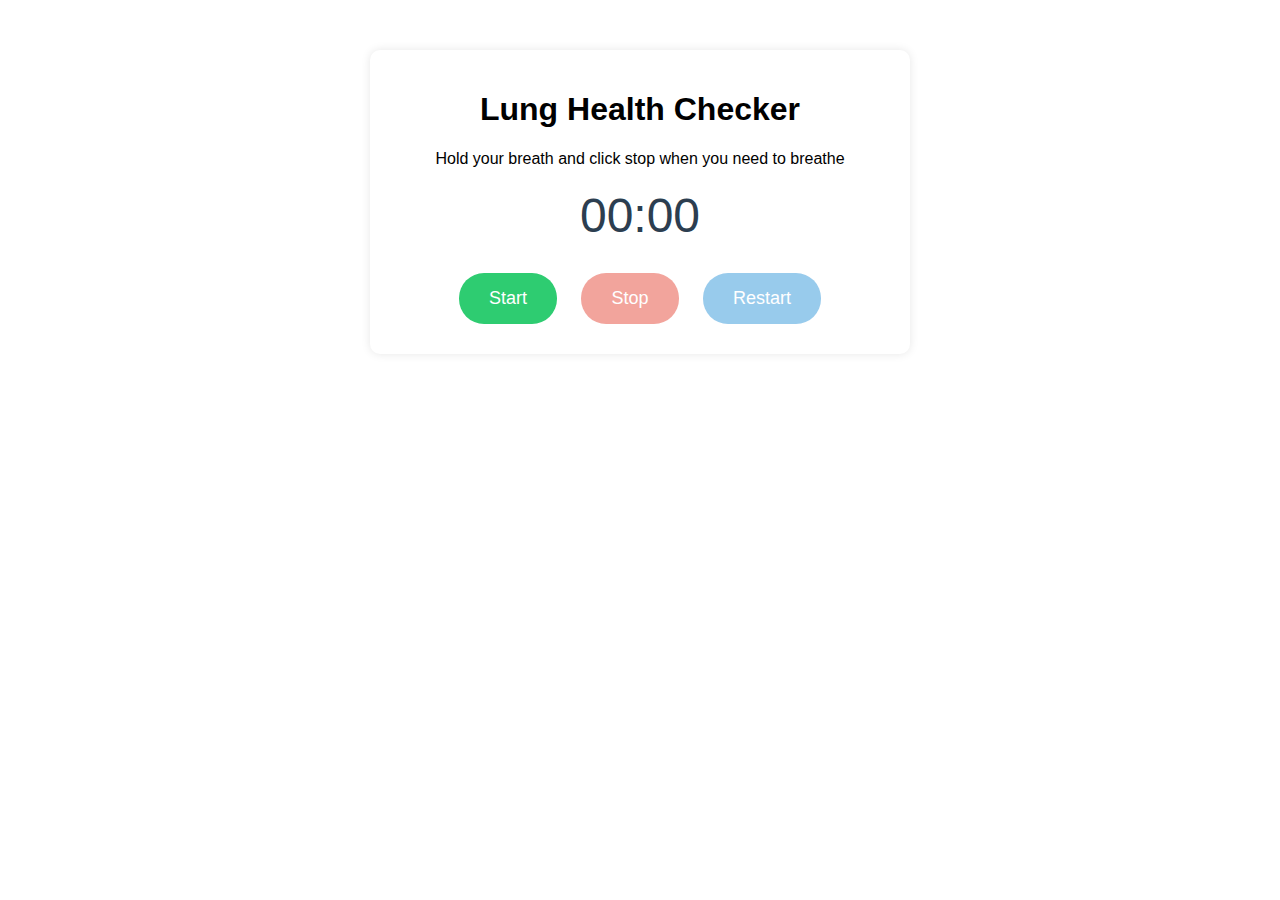
<file: lung_game.html>
<!DOCTYPE html>
<html>
<head>
    <title>Lung Health Checker</title>
    <style>
        .container {
            max-width: 500px;
            margin: 50px auto;
            text-align: center;
            font-family: Arial, sans-serif;
            padding: 20px;
            border-radius: 10px;
            box-shadow: 0 0 10px rgba(0,0,0,0.1);
        }
        .timer {
            font-size: 48px;
            margin: 20px 0;
            color: #2c3e50;
        }
        .button {
            padding: 15px 30px;
            font-size: 18px;
            margin: 10px;
            border: none;
            border-radius: 25px;
            cursor: pointer;
            transition: all 0.3s;
        }
        .start {
            background: #2ecc71;
            color: white;
        }
        .stop {
            background: #e74c3c;
            color: white;
        }
        .restart {
            background: #3498db;
            color: white;
        }
        .button:disabled {
            opacity: 0.5;
            cursor: not-allowed;
        }
        .result {
            margin-top: 20px;
            padding: 15px;
            border-radius: 5px;
            display: none;
        }
        .good {
            background: #d5f5e3;
            color: #27ae60;
        }
        .average {
            background: #fef9e7;
            color: #f1c40f;
        }
        .poor {
            background: #fadbd8;
            color: #c0392b;
        }
    </style>
</head>
<body>
    <div class="container">
        <h1>Lung Health Checker</h1>
        <p>Hold your breath and click stop when you need to breathe</p>
        <div class="timer" id="timer">00:00</div>
        <button class="button start" id="startBtn" onclick="startTimer()">Start</button>
        <button class="button stop" id="stopBtn" onclick="stopTimer()" disabled>Stop</button>
        <button class="button restart" id="restartBtn" onclick="restartTimer()" disabled>Restart</button>
        <div class="result" id="result"></div>
    </div>

    <script>
        let timer;
        let seconds = 0;
        let isRunning = false;

        function startTimer() {
            isRunning = true;
            seconds = 0;
            document.getElementById('startBtn').disabled = true;
            document.getElementById('stopBtn').disabled = false;
            document.getElementById('restartBtn').disabled = true;
            document.getElementById('result').style.display = 'none';
            
            timer = setInterval(() => {
                seconds++;
                const mins = Math.floor(seconds / 60);
                const secs = seconds % 60;
                document.getElementById('timer').textContent = 
                    `${mins.toString().padStart(2, '0')}:${secs.toString().padStart(2, '0')}`;
            }, 1000);
        }

        function stopTimer() {
            isRunning = false;
            clearInterval(timer);
            document.getElementById('startBtn').disabled = true;
            document.getElementById('stopBtn').disabled = true;
            document.getElementById('restartBtn').disabled = false;
            
            const result = document.getElementById('result');
            result.style.display = 'block';
            
            if (seconds < 30) {
                result.className = 'result poor';
                result.textContent = `You held your breath for ${seconds} seconds. Your lung capacity might need improvement. Regular exercise can help!`;
            } else if (seconds < 60) {
                result.className = 'result average';
                result.textContent = `You held your breath for ${seconds} seconds. Your lung capacity is average. Keep working on it!`;
            } else {
                result.className = 'result good';
                result.textContent = `You held your breath for ${seconds} seconds. Excellent lung capacity! Keep maintaining your health.`;
            }
        }

        function restartTimer() {
            document.getElementById('timer').textContent = '00:00';
            document.getElementById('startBtn').disabled = false;
            document.getElementById('stopBtn').disabled = true;
            document.getElementById('restartBtn').disabled = true;
            document.getElementById('result').style.display = 'none';
            seconds = 0;
        }
    </script>
</body>
</html>
</file>
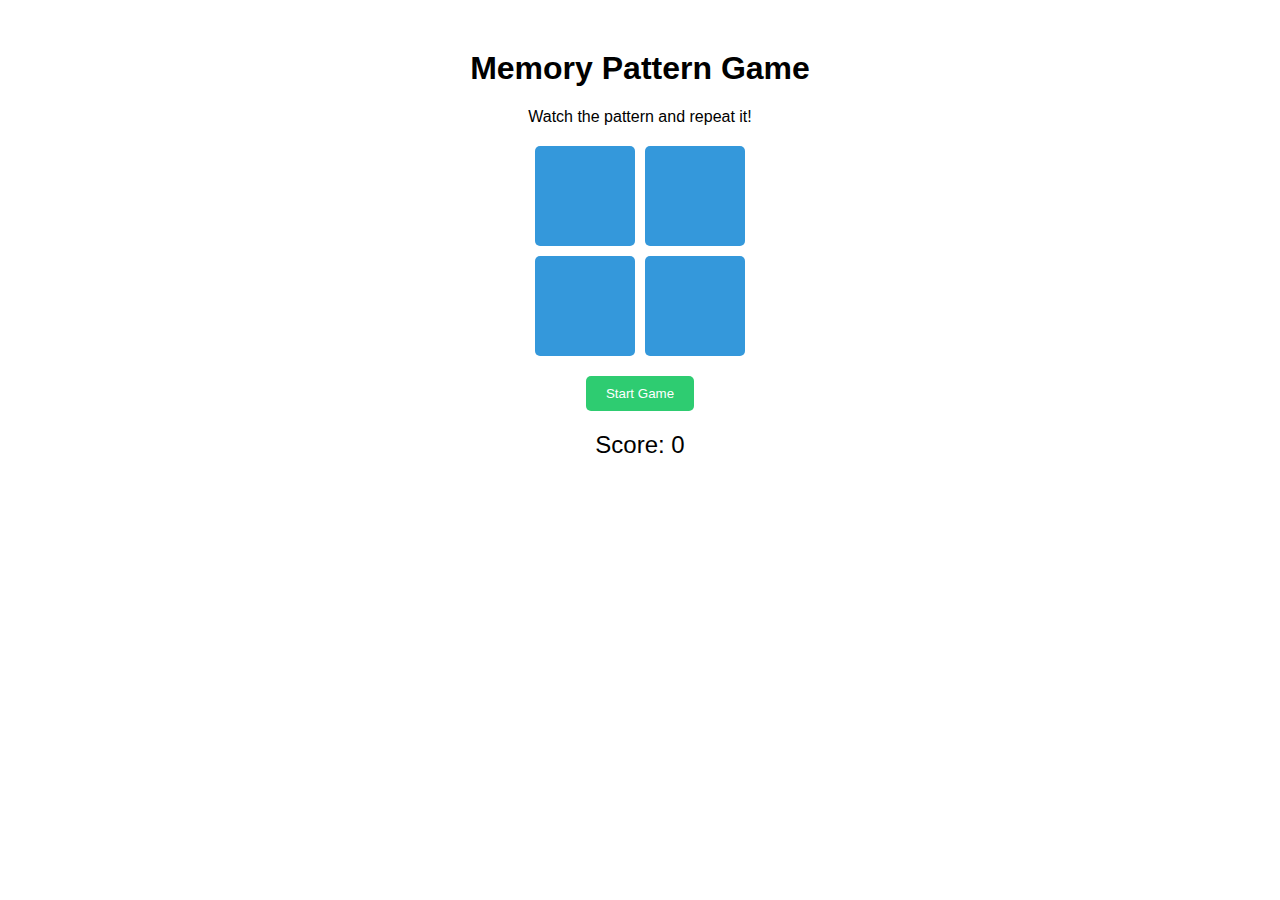
<file: mem_pat.html>
<!DOCTYPE html>
<html>
<head>
    <title>Memory Pattern Game</title>
    <style>
        .game-container {
            max-width: 500px;
            margin: 50px auto;
            text-align: center;
            font-family: Arial, sans-serif;
        }
        .grid {
            display: grid;
            grid-template-columns: repeat(2, 100px);
            grid-gap: 10px;
            margin: 20px auto;
            width: 210px;
        }
        .cell {
            width: 100px;
            height: 100px;
            background: #3498db;
            cursor: pointer;
            border-radius: 5px;
        }
        .flash {
            background: #e74c3c;
        }
        .button {
            padding: 10px 20px;
            background: #2ecc71;
            color: white;
            border: none;
            border-radius: 5px;
            cursor: pointer;
        }
        .score {
            font-size: 24px;
            margin: 20px;
        }
    </style>
</head>
<body>
    <div class="game-container">
        <h1>Memory Pattern Game</h1>
        <p>Watch the pattern and repeat it!</p>
        <div class="grid">
            <div class="cell" data-cell="0"></div>
            <div class="cell" data-cell="1"></div>
            <div class="cell" data-cell="2"></div>
            <div class="cell" data-cell="3"></div>
        </div>
        <button class="button" onclick="startGame()">Start Game</button>
        <div class="score">Score: <span id="score">0</span></div>
    </div>

    <script>
        let sequence = [];
        let playerSequence = [];
        let score = 0;

        function startGame() {
            sequence = [];
            playerSequence = [];
            score = 0;
            document.getElementById('score').textContent = score;
            addToSequence();
        }

        function addToSequence() {
            sequence.push(Math.floor(Math.random() * 4));
            playSequence();
        }

        function playSequence() {
            let i = 0;
            let interval = setInterval(() => {
                flashCell(sequence[i]);
                i++;
                if (i >= sequence.length) {
                    clearInterval(interval);
                    enablePlayerInput();
                }
            }, 1000);
        }

        function flashCell(cellNumber) {
            const cell = document.querySelector(`[data-cell="${cellNumber}"]`);
            cell.classList.add('flash');
            setTimeout(() => cell.classList.remove('flash'), 500);
        }

        function enablePlayerInput() {
            const cells = document.querySelectorAll('.cell');
            cells.forEach(cell => {
                cell.onclick = handlePlayerInput;
            });
        }

        function handlePlayerInput(event) {
            const cellNumber = parseInt(event.target.dataset.cell);
            playerSequence.push(cellNumber);
            flashCell(cellNumber);

            if (playerSequence[playerSequence.length - 1] !== sequence[playerSequence.length - 1]) {
                alert('Game Over! Your score: ' + score);
                startGame();
                return;
            }

            if (playerSequence.length === sequence.length) {
                score++;
                document.getElementById('score').textContent = score;
                playerSequence = [];
                setTimeout(addToSequence, 1000);
            }
        }
    </script>
</body>
</html>
</file>
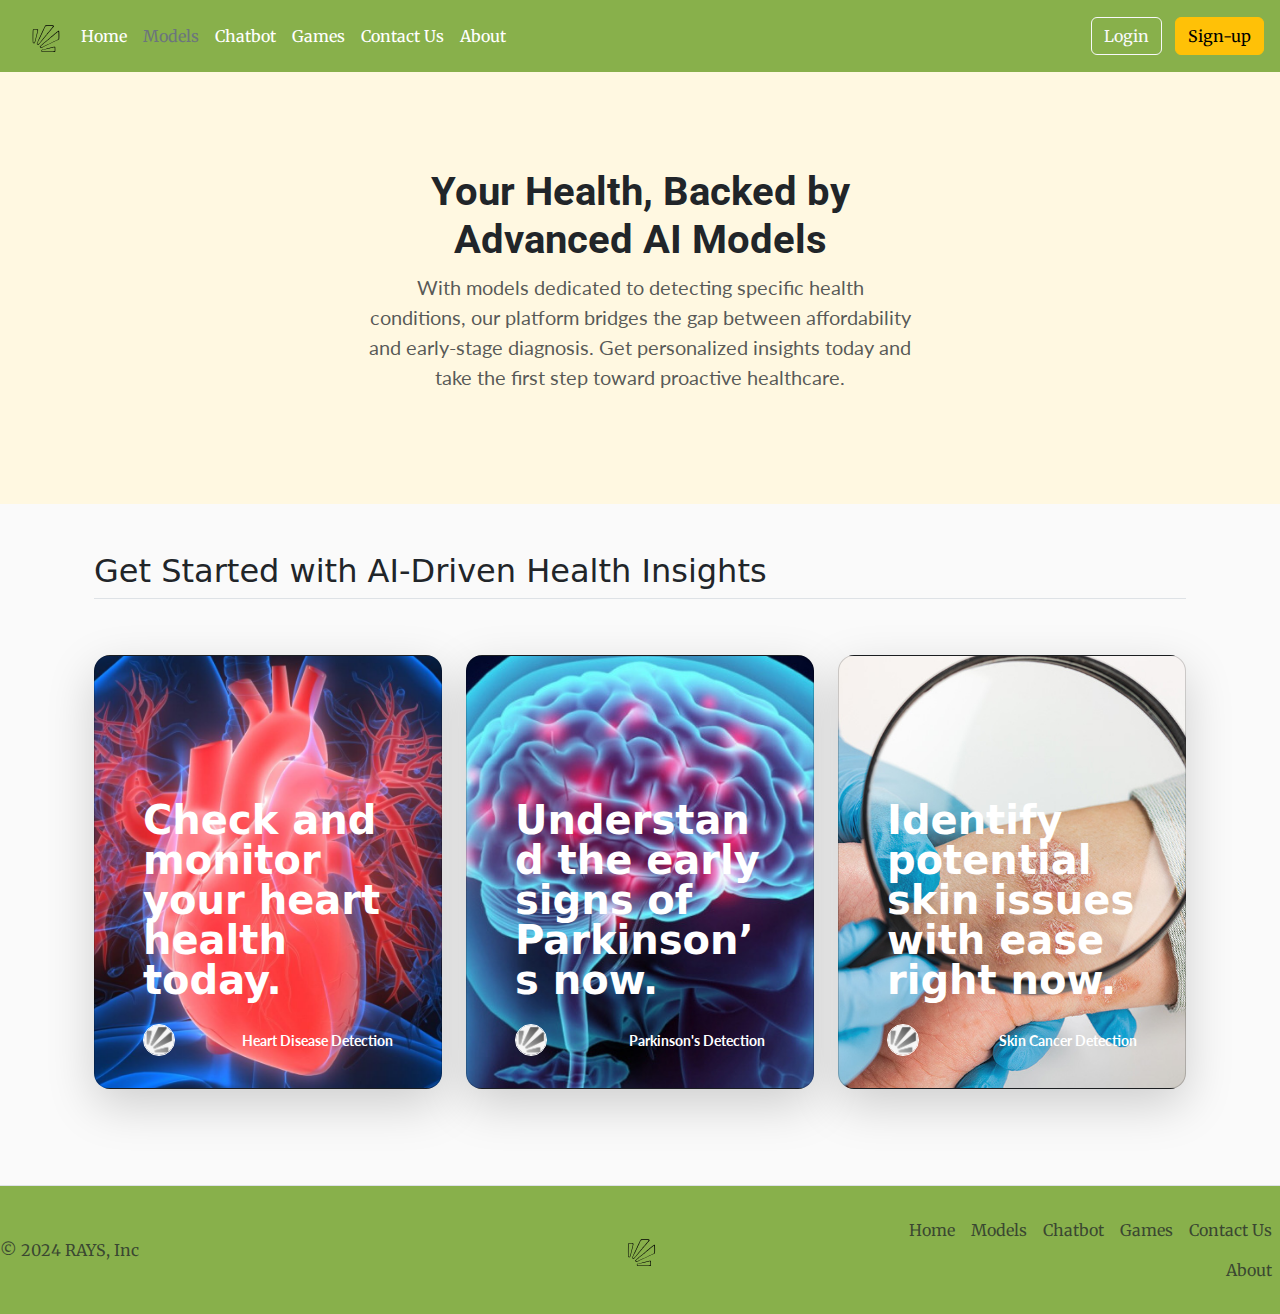
<file: model.html>
<!DOCTYPE html>
<html lang="en">
<head>
    <meta charset="UTF-8">
    <meta name="viewport" content="width=device-width, initial-scale=1.0">
    <title>Models</title>
    <link rel="preconnect" href="https://fonts.googleapis.com">
    <link rel="preconnect" href="https://fonts.gstatic.com" crossorigin>
    <link href="https://fonts.googleapis.com/css2?family=Lato:ital,wght@0,100;0,300;0,400;0,700;0,900;1,100;1,300;1,400;1,700;1,900&family=Merriweather:ital,wght@0,300;0,400;0,700;0,900;1,300;1,400;1,700;1,900&family=Roboto:ital,wght@0,100;0,300;0,400;0,500;0,700;0,900;1,100;1,300;1,400;1,500;1,700;1,900&display=swap" rel="stylesheet">
    <link href="https://cdn.jsdelivr.net/npm/bootstrap@5.3.3/dist/css/bootstrap.min.css" rel="stylesheet" integrity="sha384-QWTKZyjpPEjISv5WaRU9OFeRpok6YctnYmDr5pNlyT2bRjXh0JMhjY6hW+ALEwIH" crossorigin="anonymous">
    <link rel="stylesheet" href="./style.css">
</head>
<body>
    <section class="header">
        <header class="p-3">
            <div class="d-flex flex-wrap align-items-center justify-content-center justify-content-lg-start">
            <a href="/" class="d-flex align-items-center mb-2 mb-lg-0 text-white text-decoration-none">
                <img src="./assets/iASWFP01.svg" alt="logo" height="40">
            </a>

            <ul class="nav col-12 col-lg-auto me-lg-auto mb-2 justify-content-center mb-md-0">
                <li><a href="./index.html" class="nav-link px-2 text-white merriweather-regular">Home</a></li>
                <li><a href="./model.html" class="nav-link px-2 text-secondary merriweather-regular">Models</a></li>
                <li><a href="./chatbot.html" class="nav-link px-2 text-white merriweather-regular">Chatbot</a></li>
                <li><a href="./games.html" class="nav-link px-2 text-white merriweather-regular">Games</a></li>
                <li><a href="./contact_us.html" class="nav-link px-2 text-white merriweather-regular">Contact Us</a></li>
                <li><a href="./about_us.html" class="nav-link px-2 text-white merriweather-regular">About</a></li>
            </ul>

            <div class="text-end">
                <button type="button" class="btn btn-outline-light me-2 merriweather-regular">Login</button>
                <button type="button" class="btn btn-warning merriweather-regular">Sign-up</button>
            </div>
            </div>
        </header>
    </section>

    <section class="cards-intro">
        <section class="py-5 text-center container">
            <div class="row py-lg-5">
              <div class="col-lg-6 col-md-8 mx-auto">
                <h1 class="fw-bold roboto-bold">Your Health, Backed by Advanced AI Models</h1>
                <p class="lead text-body-secondary lato-regular">With models dedicated to detecting specific health conditions, our platform bridges the gap between affordability and early-stage diagnosis. Get personalized insights today and take the first step toward proactive healthcare.</p>
              </div>
            </div>
          </section>
    </section>

    <section class="cards">
        <div class="container px-4 py-5" id="custom-cards">
            <h2 class="pb-2 border-bottom">Get Started with AI-Driven Health Insights</h2>
        
            <div class="row row-cols-1 row-cols-lg-3 align-items-stretch g-4 py-5">
              <a href="./heart_disease.html">
                <div class="col">
                    <div class="card card-cover h-100 overflow-hidden text-bg-dark rounded-4 shadow-lg" style="background-image: url('./assets/heart_img\ \(1\).jpg');">
                      <div class="d-flex flex-column h-100 p-5 pb-3 text-white text-shadow-1">
                        <h3 class="pt-5 mt-5 mb-4 display-6 lh-1 fw-bold">Check and monitor your heart health today.</h3>
                        <ul class="d-flex list-unstyled mt-auto">
                          <li class="me-auto">
                            <img src="./assets/rays_logo (1).png" alt="Bootstrap" width="32" height="32" class="rounded-circle border border-white">
                          <li class="d-flex align-items-center">
                            <svg class="bi me-2" width="1em" height="1em"><use xlink:href="#calendar3"></use></svg>
                            <small class="fw-bold lato-regular">Heart Disease Detection</small>
                          </li>
                        </ul>
                      </div>
                    </div>
                  </div>
              </a>
        
              <a href="./parkinson.html">
                <div class="col">
                    <div class="card card-cover h-100 overflow-hidden text-bg-dark rounded-4 shadow-lg" style="background-image: url('./assets/parkinson-1\ \(1\).jpg');">
                      <div class="d-flex flex-column h-100 p-5 pb-3 text-white text-shadow-1">
                        <h3 class="pt-5 mt-5 mb-4 display-6 lh-1 fw-bold">Understand the early signs of Parkinson’s now.</h3>
                        <ul class="d-flex list-unstyled mt-auto">
                          <li class="me-auto">
                            <img src="./assets/rays_logo (1).png" alt="Bootstrap" width="32" height="32" class="rounded-circle border border-white">
                          </li>
                          <li class="d-flex align-items-center">
                            <svg class="bi me-2" width="1em" height="1em"><use xlink:href="#calendar3"></use></svg>
                            <small class="fw-bold lato-regular">Parkinson's Detection</small>
                          </li>
                        </ul>
                      </div>
                    </div>
                </div>
              </a>
        
              <a href="#">
                <div class="col">
                    <div class="card card-cover h-100  overflow-hidden text-bg-dark rounded-4 shadow-lg" style="background-image: url('./assets/skin_cancer\ \(1\).jpg');">
                      <div class="d-flex flex-column h-100 p-5 pb-3 text-shadow-1">
                        <h3 class="pt-5 mt-5 mb-4 display-6 lh-1 fw-bold">Identify potential skin issues with ease right now.</h3>
                        <ul class="d-flex list-unstyled mt-auto">
                          <li class="me-auto">
                            <img src="./assets/rays_logo (1).png" alt="Bootstrap" width="32" height="32" class="rounded-circle border border-white">
                          </li>
                          <li class="d-flex align-items-center">
                            <svg class="bi me-2" width="1em" height="1em"><use xlink:href="#calendar3"></use></svg>
                            <small class="fw-bold lato-regular">Skin Cancer Detection</small>
                          </li>
                        </ul>
                      </div>
                    </div>
                </div>
              </a>
            </div>
        </div>
    </section>

    <section class="footer">
        <footer class="d-flex flex-wrap justify-content-between align-items-center py-4 my-0 border-top">
          <p class="col-md-4 mb-0 text-body-secondary merriweather-regular">© 2024 RAYS, Inc</p>
      
          <a href="/" class="col-md-4 d-flex align-items-center justify-content-center mb-3 mb-md-0 me-md-auto link-body-emphasis text-decoration-none">
            <img src="./assets/iASWFP01.svg" alt="logo" height="40">
          </a>
    
          <ul class="nav col-md-4 justify-content-end">
            <li class="nav-item"><a href="./index.html" class="nav-link px-2 text-body-secondary merriweather-regular">Home</a></li>
            <li class="nav-item"><a href="./model.html" class="nav-link px-2 text-body-secondary merriweather-regular">Models</a></li>
            <li class="nav-item"><a href="./chatbot.html" class="nav-link px-2 text-body-secondary merriweather-regular">Chatbot</a></li>
            <li class="nav-item"><a href="./games.html" class="nav-link px-2 text-body-secondary merriweather-regular">Games</a></li>
            <li class="nav-item"><a href="./contact_us.html" class="nav-link px-2 text-body-secondary merriweather-regular">Contact Us</a></li>
            <li class="nav-item"><a href="./about_us.html" class="nav-link px-2 text-body-secondary merriweather-regular">About</a></li>
          </ul>
        </footer>
    </section>

    <script src="https://cdn.jsdelivr.net/npm/bootstrap@5.3.3/dist/js/bootstrap.bundle.min.js" integrity="sha384-YvpcrYf0tY3lHB60NNkmXc5s9fDVZLESaAA55NDzOxhy9GkcIdslK1eN7N6jIeHz" crossorigin="anonymous"></script>
</body>
</html>
</file>
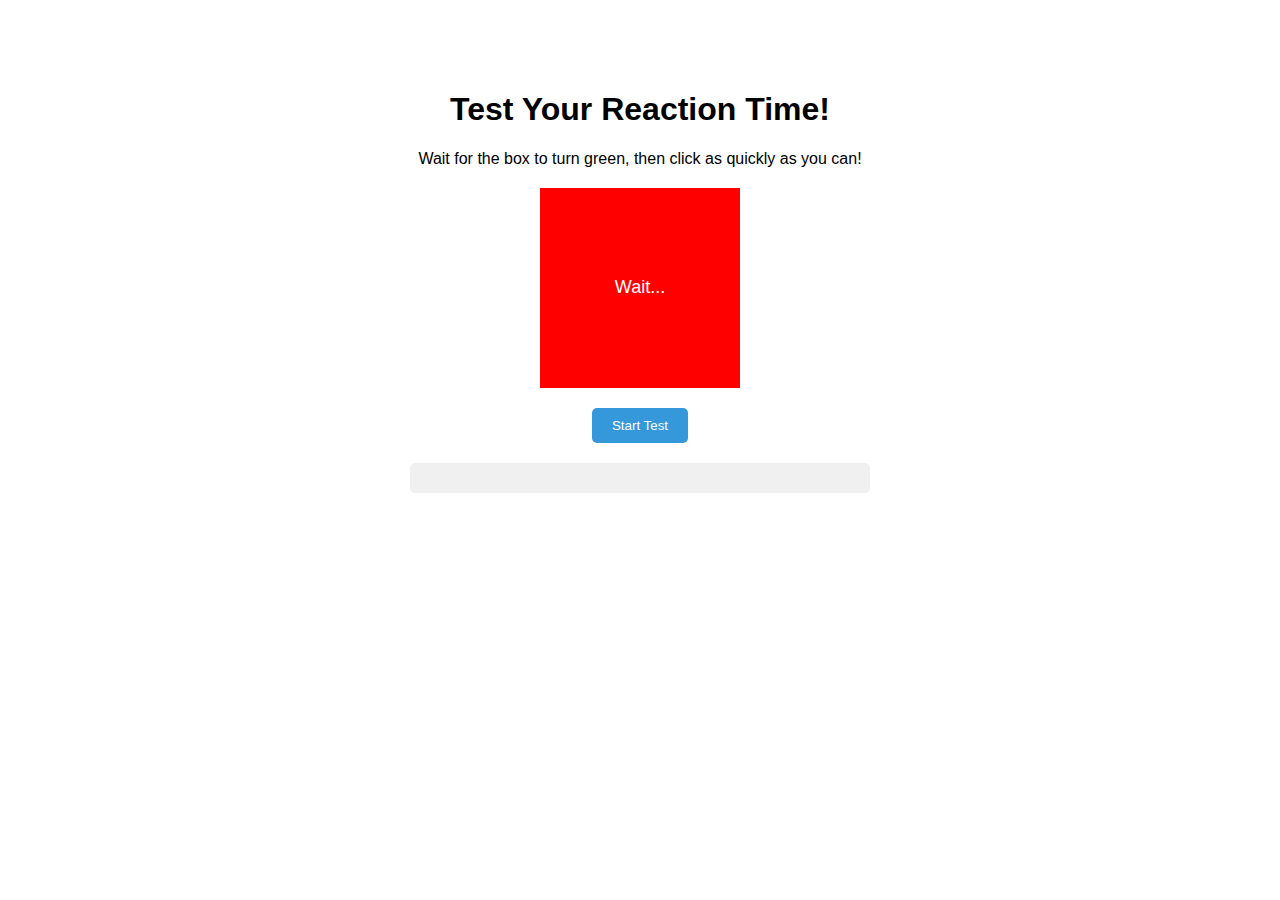
<file: reaction.html>
<!DOCTYPE html>
<html>
<head>
    <title>Reaction Time Tester</title>
    <style>
        .game-container {
            max-width: 500px;
            margin: 50px auto;
            text-align: center;
            font-family: Arial, sans-serif;
            padding: 20px;
        }
        #box {
            width: 200px;
            height: 200px;
            background: red;
            margin: 20px auto;
            cursor: pointer;
            display: flex;
            align-items: center;
            justify-content: center;
            color: white;
            font-size: 18px;
        }
        .results {
            margin: 20px;
            padding: 15px;
            background: #f0f0f0;
            border-radius: 5px;
        }
        .button {
            padding: 10px 20px;
            background: #3498db;
            color: white;
            border: none;
            border-radius: 5px;
            cursor: pointer;
        }
    </style>
</head>
<body>
    <div class="game-container">
        <h1>Test Your Reaction Time!</h1>
        <p>Wait for the box to turn green, then click as quickly as you can!</p>
        <div id="box">Wait...</div>
        <button class="button" onclick="startGame()">Start Test</button>
        <div class="results" id="results"></div>
    </div>

    <script>
        let startTime, endTime;
        let gameStarted = false;
        let timeoutId;

        function startGame() {
            document.getElementById('box').style.backgroundColor = 'red';
            document.getElementById('box').textContent = 'Wait for green...';
            document.getElementById('results').textContent = '';
            gameStarted = false;

            // Random delay between 1-5 seconds
            timeoutId = setTimeout(() => {
                document.getElementById('box').style.backgroundColor = 'green';
                document.getElementById('box').textContent = 'Click Now!';
                startTime = new Date().getTime();
                gameStarted = true;
            }, Math.random() * 4000 + 1000);
        }

        document.getElementById('box').onclick = function() {
            if (!gameStarted) {
                clearTimeout(timeoutId);
                document.getElementById('results').textContent = 'Too early! Try again.';
                return;
            }
            
            endTime = new Date().getTime();
            let reactionTime = endTime - startTime;
            let result = `Your reaction time: ${reactionTime} milliseconds\n`;
            
            if (reactionTime < 250) {
                result += 'Excellent reflexes!';
            } else if (reactionTime < 350) {
                result += 'Good reflexes!';
            } else {
                result += 'Keep practicing!';
            }
            
            document.getElementById('results').textContent = result;
            gameStarted = false;
        };
    </script>
</body>
</html>
</file>
<file: style.css>
.header, .footer {
    background-color: #88B04B ;
}

.title, .cards-intro, .ai_docs, .game_intro, .form {
    background-color: #FFF8E1;
}

.why_us, .cards, .model_cards, .gamez {
    background-color: #FAFAFA;
}

.mian {
    border-radius: 25px;
}

.icon-square {
    width: 3rem;
    height: 3rem;
    border-radius: .75rem;
}

.roboto-thin {
    font-family: "Roboto", serif;
    font-weight: 100;
    font-style: normal;
}
  
.roboto-light {
font-family: "Roboto", serif;
font-weight: 300;
font-style: normal;
}

.roboto-regular {
font-family: "Roboto", serif;
font-weight: 400;
font-style: normal;
}

.roboto-medium {
font-family: "Roboto", serif;
font-weight: 500;
font-style: normal;
}

.roboto-bold {
font-family: "Roboto", serif;
font-weight: 700;
font-style: normal;
}

.roboto-black {
font-family: "Roboto", serif;
font-weight: 900;
font-style: normal;
}

.roboto-thin-italic {
font-family: "Roboto", serif;
font-weight: 100;
font-style: italic;
}

.roboto-light-italic {
font-family: "Roboto", serif;
font-weight: 300;
font-style: italic;
}

.roboto-regular-italic {
font-family: "Roboto", serif;
font-weight: 400;
font-style: italic;
}

.roboto-medium-italic {
font-family: "Roboto", serif;
font-weight: 500;
font-style: italic;
}

.roboto-bold-italic {
font-family: "Roboto", serif;
font-weight: 700;
font-style: italic;
}

.roboto-black-italic {
font-family: "Roboto", serif;
font-weight: 900;
font-style: italic;
}

.lato-thin {
    font-family: "Lato", serif;
    font-weight: 100;
    font-style: normal;
}

.lato-light {
font-family: "Lato", serif;
font-weight: 300;
font-style: normal;
}

.lato-regular {
font-family: "Lato", serif;
font-weight: 400;
font-style: normal;
}

.lato-bold {
font-family: "Lato", serif;
font-weight: 700;
font-style: normal;
}

.lato-black {
font-family: "Lato", serif;
font-weight: 900;
font-style: normal;
}

.lato-thin-italic {
font-family: "Lato", serif;
font-weight: 100;
font-style: italic;
}

.lato-light-italic {
font-family: "Lato", serif;
font-weight: 300;
font-style: italic;
}

.lato-regular-italic {
font-family: "Lato", serif;
font-weight: 400;
font-style: italic;
}

.lato-bold-italic {
font-family: "Lato", serif;
font-weight: 700;
font-style: italic;
}

.lato-black-italic {
font-family: "Lato", serif;
font-weight: 900;
font-style: italic;
}

.merriweather-light {
    font-family: "Merriweather", serif;
    font-weight: 300;
    font-style: normal;
}

.merriweather-regular {
font-family: "Merriweather", serif;
font-weight: 400;
font-style: normal;
}

.merriweather-bold {
font-family: "Merriweather", serif;
font-weight: 700;
font-style: normal;
}

.merriweather-black {
font-family: "Merriweather", serif;
font-weight: 900;
font-style: normal;
}

.merriweather-light-italic {
font-family: "Merriweather", serif;
font-weight: 300;
font-style: italic;
}

.merriweather-regular-italic {
font-family: "Merriweather", serif;
font-weight: 400;
font-style: italic;
}

.merriweather-bold-italic {
font-family: "Merriweather", serif;
font-weight: 700;
font-style: italic;
}

.merriweather-black-italic {
font-family: "Merriweather", serif;
font-weight: 900;
font-style: italic;
}

.card-cover {
    background-repeat: no-repeat;
    background-position: center center;
    background-size: cover;
}

a {
    color: #0060B6;
    text-decoration: none;
}

a:hover {
    color:#00A0C6; 
    text-decoration:none; 
    cursor:pointer;  
}

.form {
    padding: 20px;
}

.formm {
    display: flex;
    flex-direction: column;
    justify-content: center;
    align-items: center;
    padding: 1rem; /* Adds padding inside the form container */
    border: 2px solid #000; /* Border color (black here) */
    border-radius: 20px; /* Rounds the corners */
    background-color: #FAFAFA; /* Background color */
    box-shadow: 0 4px 8px rgba(0, 0, 0, 0.2); /* Optional shadow for depth */
    max-width: 500px; /* Sets max width for the form container */
    margin:auto; /* Centers the form horizontally */
}

.formm h1 {
    margin-bottom: 1rem; /* Space below the heading */
    text-align: center;
}

.formm form div {
    margin-bottom: 1rem; /* Space between input fields */
    width: 100%; /* Ensures inputs span full width of form */
}

.formm form input,
.formm form select,
.formm form button {
    width: 100%; /* Makes inputs stretch to full width */
    padding: 0.5rem; /* Adds padding inside inputs */
    border-radius: 10px; /* Rounds the corners of inputs/buttons */
    border: 1px solid #ccc; /* Border for inputs */
    font-size: 1rem; /* Makes text size consistent */
}
</file>
